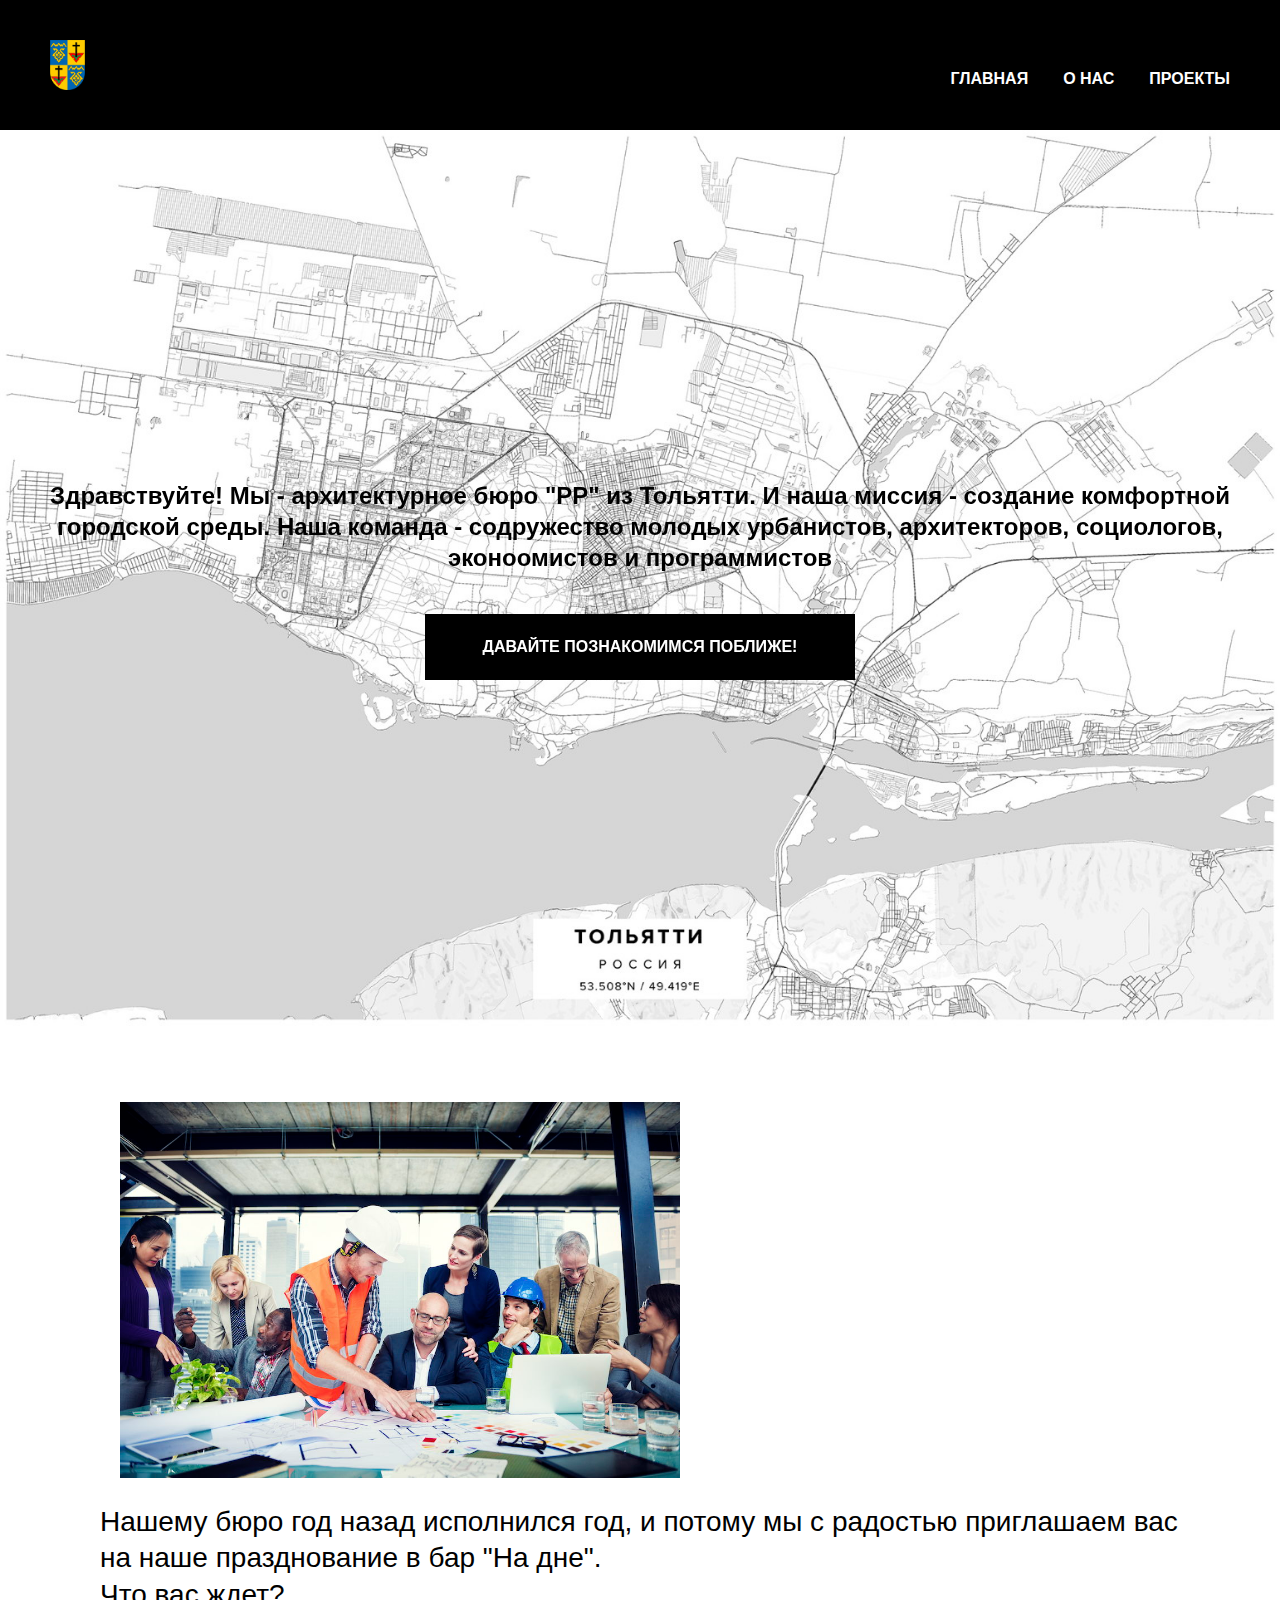
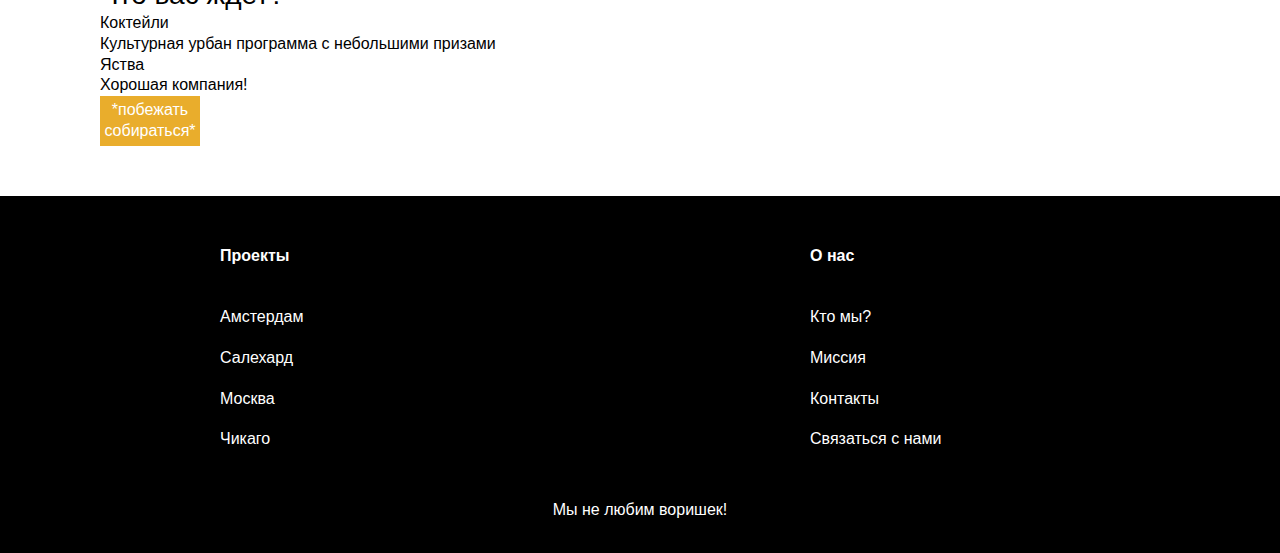
<file: index.html>
<!DOCTYPE html>
<html lang="en">
<head>
    <meta charset="UTF-8">
    <meta name="viewport" content="width=device-width, initial-scale=1.0">
    <title>Главная</title>
<link rel="stylesheet" href="css/style.css">
</head>
<body>

    <div class="wrapper">
        <header class="header">
            <div class="container">
                <div class="header_inner">
                    <a class="logo" href="style.html">
                        <img class="logo" src="images/герб тольятти.png">
                    </a>
                    <nav class="menu">
                        <ul class="menu_list">
                            <li class="menu_list_item">
                                <a href="index.html" class="menu_list_link menu_list_link1">Главная</a>
                            </li>
                            <li class="menu_list_item">
                                <a href="about us.html" class="menu_list_link menu_list_link2">О нас</a>
                            </li>
                            <li class="menu_list_item">
                                <a href="analysis.html" class="menu_list_link menu_list_link3">Проекты</a>
                            </li>
                        </ul>
                    </nav>
                </div>
            </div>
        </header>
        <main class="main">
            <section class="top">
                <div class="container">
                    <p class="top_txt">
                        Здравствуйте! Мы - архитектурное бюро "РР" из Тольятти. И наша миссия - создание комфортной городской среды. Наша команда - содружество молодых урбанистов, архитекторов, социологов, эконоомистов и программистов
                    </p>
                    <a href="Ab" class="top_link top_link_hide">
                        давайте познакомимся поближе!
                    </a>
                </div>
            </section>
            <div class="background">
                <div class="background_container">
                    <img src="images/тольятти.jpg">
                </div>
            </div>
            <section class="smth">
                <div class="smth_container">
                    <img src="images/команда.jpg" alt="" class="smth_img">
                    <p class="smth_txt">
                        Нашему бюро год назад исполнился год, и потому мы с радостью приглашаем вас на наше празднование в бар "На дне".
                        <br>Что вас ждет?
                        <ul class="smth_list">
                            <li>Коктейли</li>
                            <li>Культурная урбан программа с небольшими призами</li>
                            <li>Яства</li>
                            <li>Хорошая компания!</li>
                        </ul>
                    </p>
                    <button href="#" class="smth_for_click">*побежать собираться*</button>
                </div>
            </section>
        </main>
        <footer class="footer">
            <div class="container">
                <nav class="footer_menu">
                    <ul class="footer_menu_list">
                        <li class="footer_menu_item">
                            <p class="footer_menu_title">Проекты</p>
                        </li>
                        <li class="footer_menu_item">
                            <a href="#" class="footer_menu_link">Амстердам</a>
                        </li>
                        <li class="footer_menu_item">
                            <a href="#" class="footer_menu_link">Салехард</a>
                        </li>
                        <li class="footer_menu_item">
                            <a href="#" class="footer_menu_link">Москва</a>
                        </li>
                        <li class="footer_menu_item">
                            <a href="#" class="footer_menu_link">Чикаго</a>
                        </li>
                    </ul>
                    <ul class="footer_menu_list">
                        <li class="footer_menu_item">
                            <p class="footer_menu_title">О нас</p>
                        </li>
                        <li class="footer_menu_item">
                            <a href="#" class="footer_menu_link">Кто мы?</a>
                        </li>
                        <li class="footer_menu_item">
                            <a href="#" class="footer_menu_link">Миссия</a>
                        </li>
                        <li class="footer_menu_item">
                            <a href="#" class="footer_menu_link">Контакты</a>
                        </li>
                        <li class="footer_menu_item">
                            <a href="#" class="footer_menu_link">Связаться с нами</a>
                        </li>
                    </ul>
                </nav>
                <div class="footer_disclaimer">
                    <p class="footer_disclaimer_content">
                        Мы не любим воришек!
                    </p>
                </div>
            </div>
        </footer>
        <div class="btn-up btn-up_hide">Наверх</div>
    </div>
    <script src="js/function.js"></script>

</body>
</html>
</file>
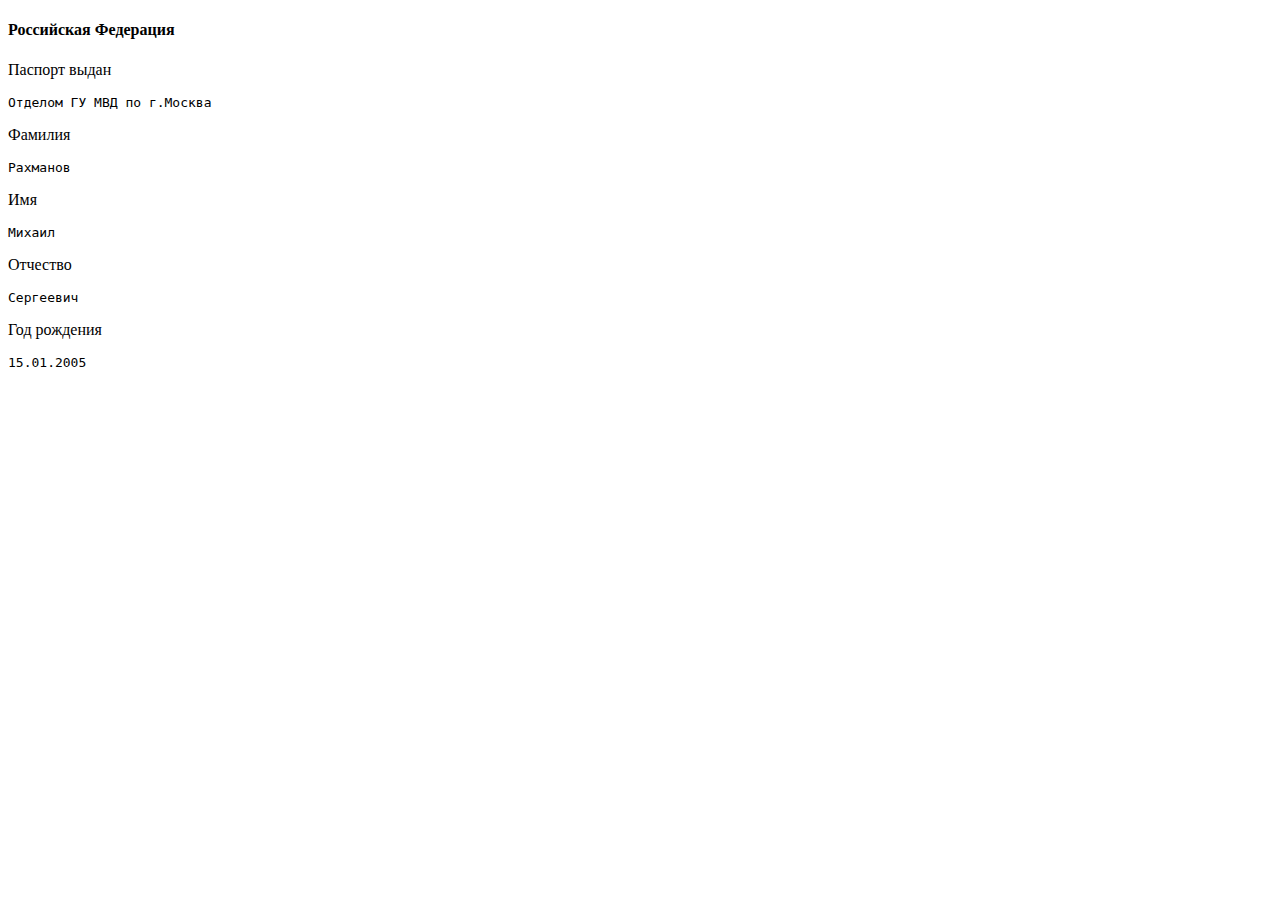
<file: дз/passport_DOM/index.html>
<!DOCTYPE html>
<html lang="en">
<head>
    <meta charset="UTF-8">
    <meta name="viewport" content="width=device-width, initial-scale=1.0">
    <title>Изменение личных данных на латинские символы</title>
</head>
<body>
    <h4>Российская Федерация</h4>
    <p>Паспорт выдан<span><pre>Отделом ГУ МВД по г.Москва</pre></span></p>
    <p>Фамилия<span><pre>Рахманов</pre></span></p>
    <p>Имя<span><pre>Михаил</pre></span></p>
    <p>Отчество<span><pre>Сергеевич</pre></span></p>
    <p>Год рождения<span><pre>15.01.2005</pre></span></p>
</body> 
</html>
</file>
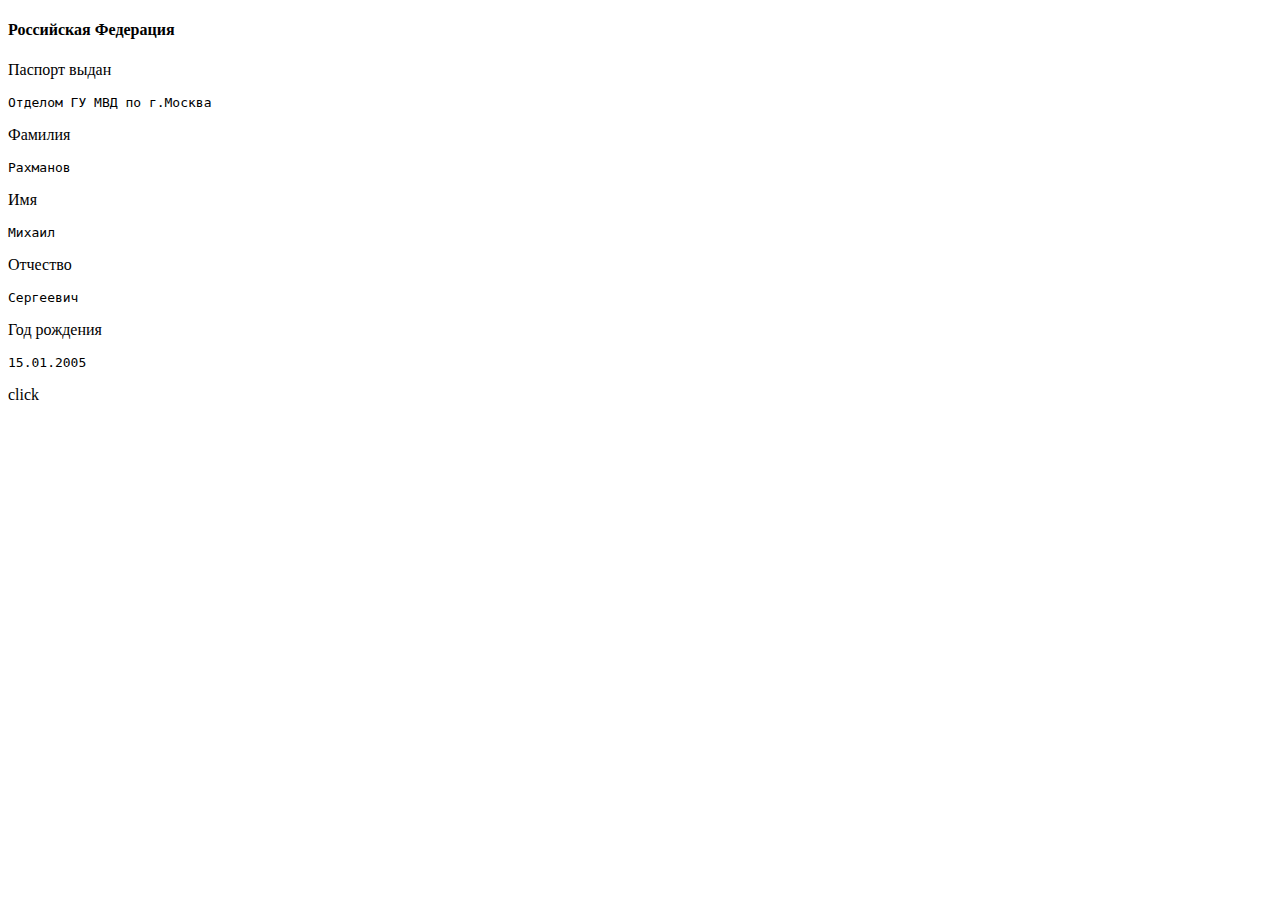
<file: дз/passport_JS/index.html>
<!DOCTYPE html>
<html lang="en">
<head>
    <meta charset="UTF-8">
    <meta name="viewport" content="width=device-width, initial-scale=1.0">
    <title>Изменение личных данных на латинские символы</title>
</head>
<body>
    <h4>Российская Федерация</h4>
    <p>Паспорт выдан<span><pre>Отделом ГУ МВД по г.Москва</pre></span></p>
    <p>Фамилия<span><pre>Рахманов</pre></span></p>
    <p>Имя<span><pre>Михаил</pre></span></p>
    <p>Отчество<span><pre>Сергеевич</pre></span></p>
    <p>Год рождения<span><pre>15.01.2005</pre></span></p>
    <p id="for_click" onclick="find_edit()">click</p>
</body> 
<script src = "function.js"></script>
</html>
</file>
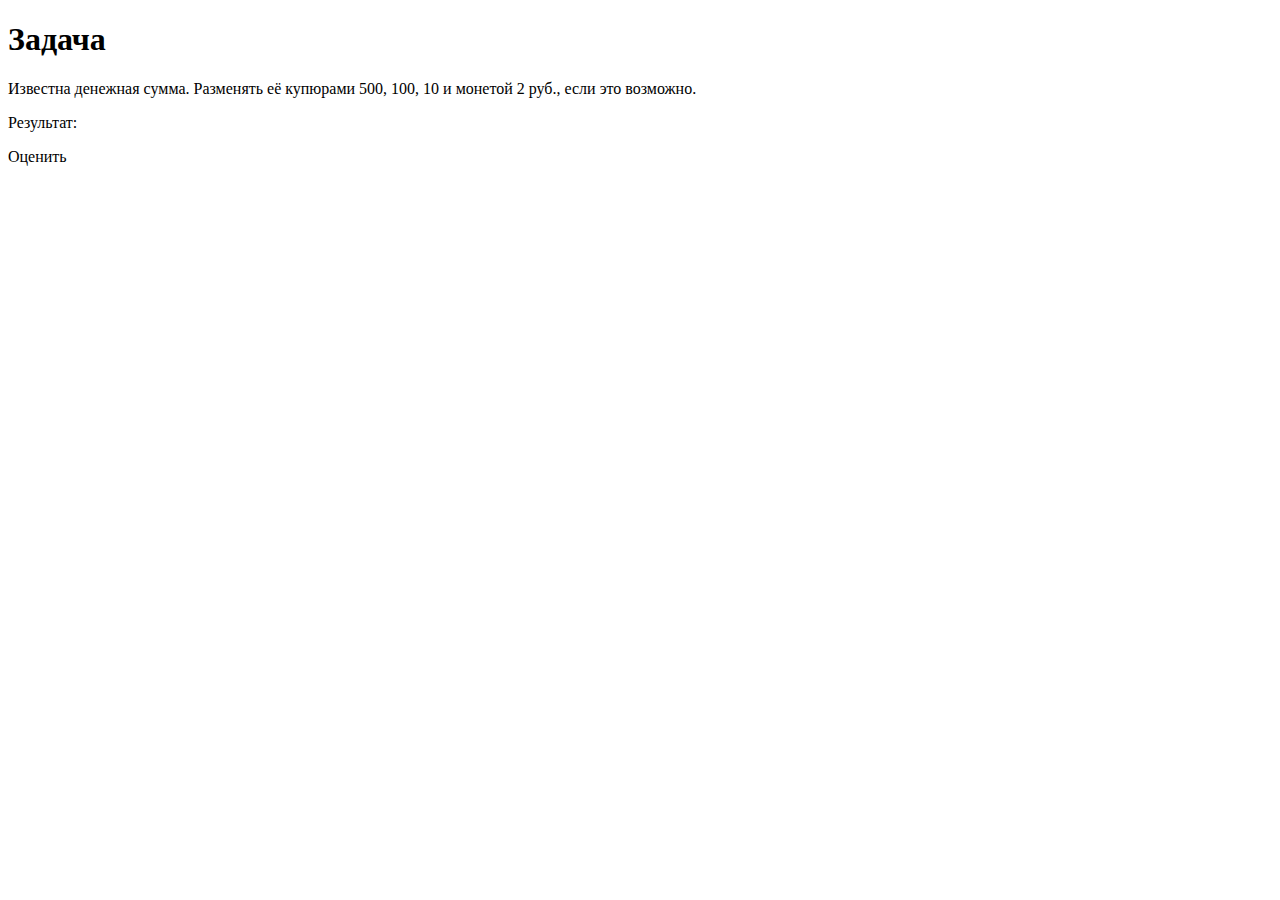
<file: дз/task/index.html>
<!DOCTYPE html>
<html lang="en">
<head>
    <meta charset="UTF-8">
    <meta name="viewport" content="width=device-width, initial-scale=1.0">
    <title>Решение алгоритмической задачи</title>
</head>
<body>
    <div class="wrapper">
        <h1 class="title">Задача</h1>
        <p class="txt">Известна денежная сумма. 
            Разменять её купюрами 500, 100, 10 и монетой 2 руб., если это возможно.
        </p>
        <p>Результат: <span id="result"></span></p>
        <p id="verify">Оценить</p>
    </div>
</body>
<script href="function.js"></script>
</html>
</file>
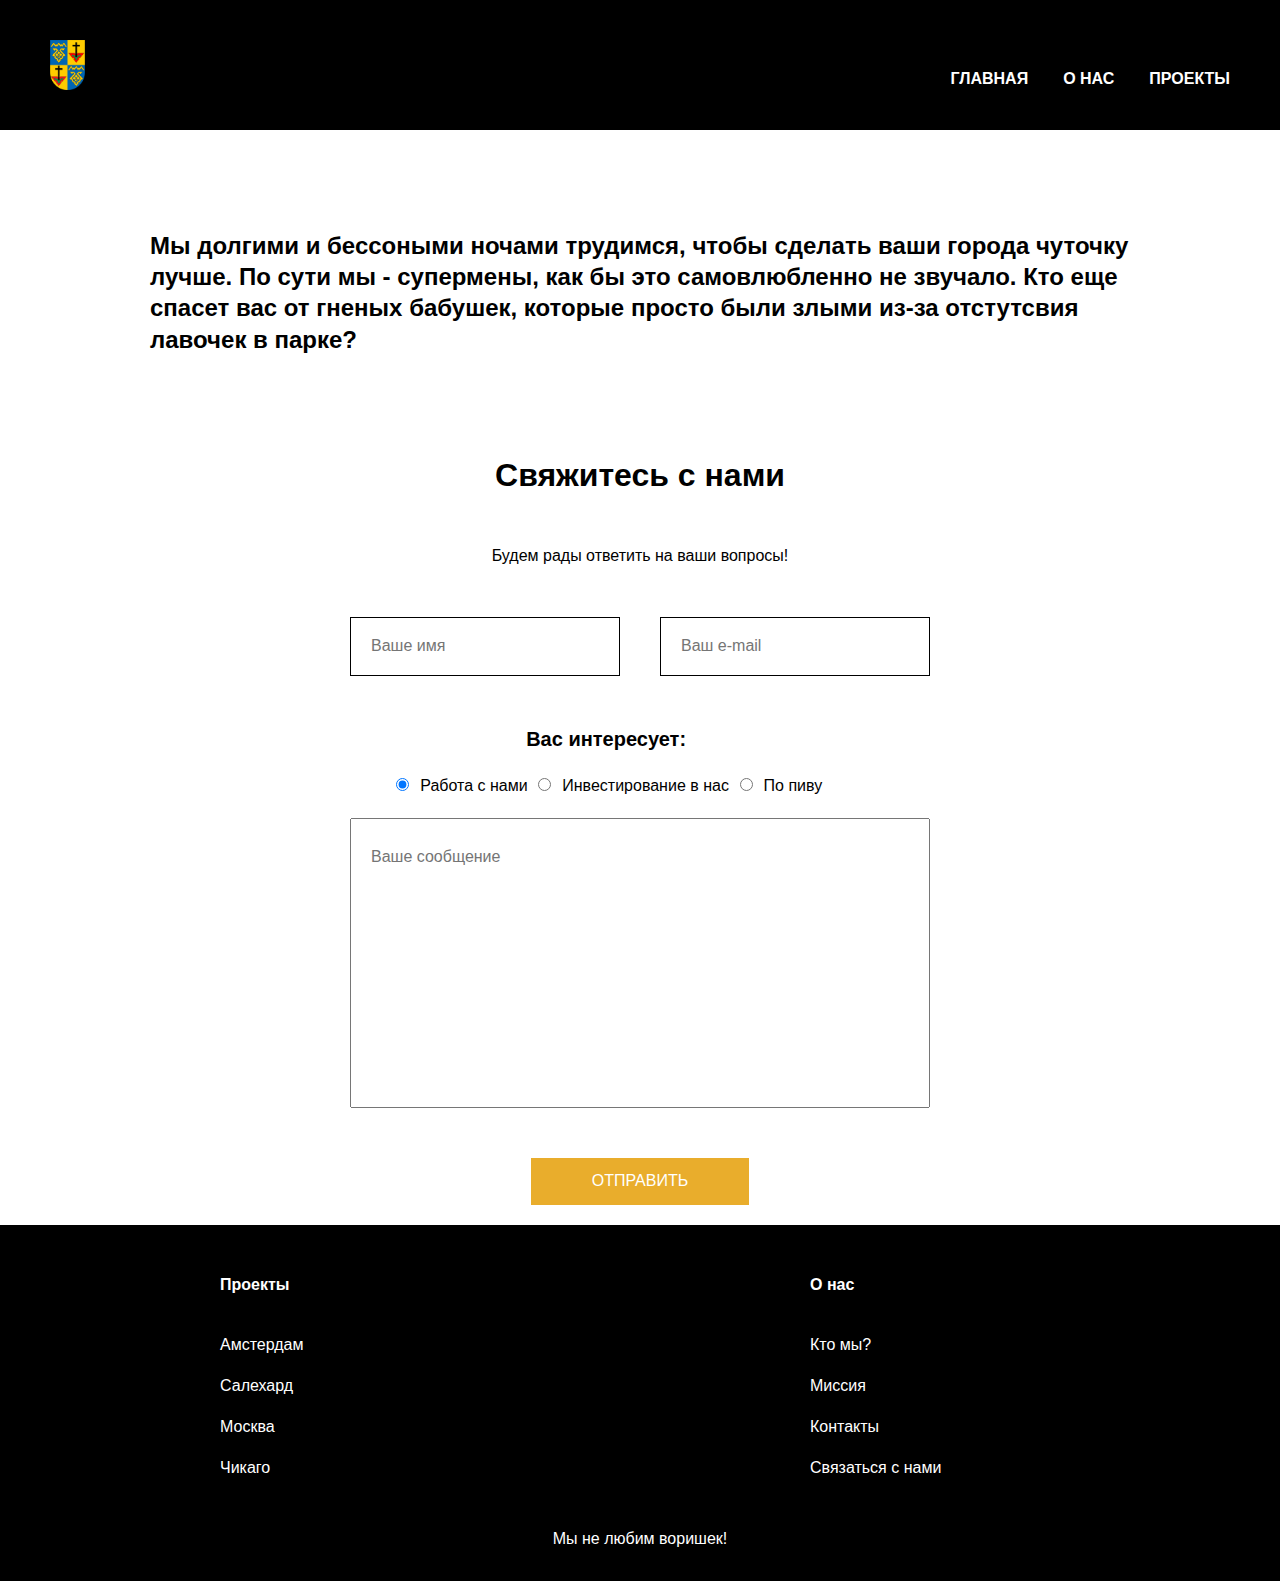
<file: about us.html>
<!DOCTYPE html>
<html lang="en">
<head>
    <meta charset="UTF-8">
    <meta name="viewport" content="width=device-width, initial-scale=1.0">
    <title>Про нас</title>
<link rel="stylesheet" href="css/style.css">
</head>
<body>

    <div class="wrapper">
        <header class="header">
            <div class="container">
                <div class="header_inner">
                    <a class="logo" href="style.html">
                        <img class="logo" src="images/герб тольятти.png">
                    </a>
                    <nav class="menu">
                        <ul class="menu_list">
                            <li class="menu_list_item">
                                <a href="index.html" class="menu_list_link menu_list_link1">Главная</a>
                            </li>
                            <li class="menu_list_item">
                                <a href="about us.html" class="menu_list_link menu_list_link2">О нас</a>
                            </li>
                            <li class="menu_list_item">
                                <a href="analysis.html" class="menu_list_link menu_list_link3">Проекты</a>
                            </li>
                        </ul>
                    </nav>
                </div>
            </div>
        </header>
        <main class="main">
            <section class="contact_to_us">
                <div class="container">
                    <div class="contact">
                        <p class="contact_txt">
                            Мы долгими и бессоными ночами трудимся, чтобы сделать ваши города чуточку лучше. По сути мы - супермены, как бы это самовлюбленно не звучало. Кто еще спасет вас от гненых бабушек, которые просто были злыми из-за отстутсвия лавочек в парке?
                        </p>
                    </div>
                    <h1 class="section_title contact_title">Свяжитесь с нами</h1>
                    <p class="contacts_text">Будем рады ответить на ваши вопросы!</p>
                    <form action="#" class="form">
                        <input type="имя" class="form_input" placeholder="Ваше имя">
                        <input type="e-mail" class="form_input" placeholder="Ваш e-mail">
                        <div class="radio">
                            <p class="radio_title">Вас интересует:</p>
                            <div class="radio_content">
                               <input class="radio_item" type="radio" id="radio_1" name="drone" value="radio_1" checked />
                               <label for="radio_1">Работа с нами</label>
                               <input class="radio_item" type="radio" id="radio_2" name="drone" value="radio_1" />
                               <label for="radio_2">Инвестирование в нас</label>
                               <input class="radio_item" type="radio" id="radio_3" name="drone" value="radio_1" />
                               <label for="radio_3">По пиву</label>
                        </div>
                        </div>
                        <textarea class="form_txtarea" placeholder="Ваше сообщение"></textarea>
                        <button class="form_btn" type="отправить">отправить</button>
                    </form>
                </div>
            </section>
        </main>
        <footer class="footer">
            <div class="container">
                <nav class="footer_menu">
                    <ul class="footer_menu_list">
                        <li class="footer_menu_item">
                            <p class="footer_menu_title">Проекты</p>
                        </li>
                        <li class="footer_menu_item">
                            <a href="#" class="footer_menu_link">Амстердам</a>
                        </li>
                        <li class="footer_menu_item">
                            <a href="#" class="footer_menu_link">Салехард</a>
                        </li>
                        <li class="footer_menu_item">
                            <a href="#" class="footer_menu_link">Москва</a>
                        </li>
                        <li class="footer_menu_item">
                            <a href="#" class="footer_menu_link">Чикаго</a>
                        </li>
                    </ul>
                    <ul class="footer_menu_list">
                        <li class="footer_menu_item">
                            <p class="footer_menu_title">О нас</p>
                        </li>
                        <li class="footer_menu_item">
                            <a href="#" class="footer_menu_link">Кто мы?</a>
                        </li>
                        <li class="footer_menu_item">
                            <a href="#" class="footer_menu_link">Миссия</a>
                        </li>
                        <li class="footer_menu_item">
                            <a href="#" class="footer_menu_link">Контакты</a>
                        </li>
                        <li class="footer_menu_item">
                            <a href="#" class="footer_menu_link">Связаться с нами</a>
                        </li>
                    </ul>
                </nav>
                <div class="footer_disclaimer">
                    <p class="footer_disclaimer_content">
                        Мы не любим воришек!
                    </p>
                </div>
            </div>
        </footer>
        <div class="btn-up btn-up_hide">Наверх</div>
    </div>
    <script src="js/function.js"></script>

</body>
</html>
</file>
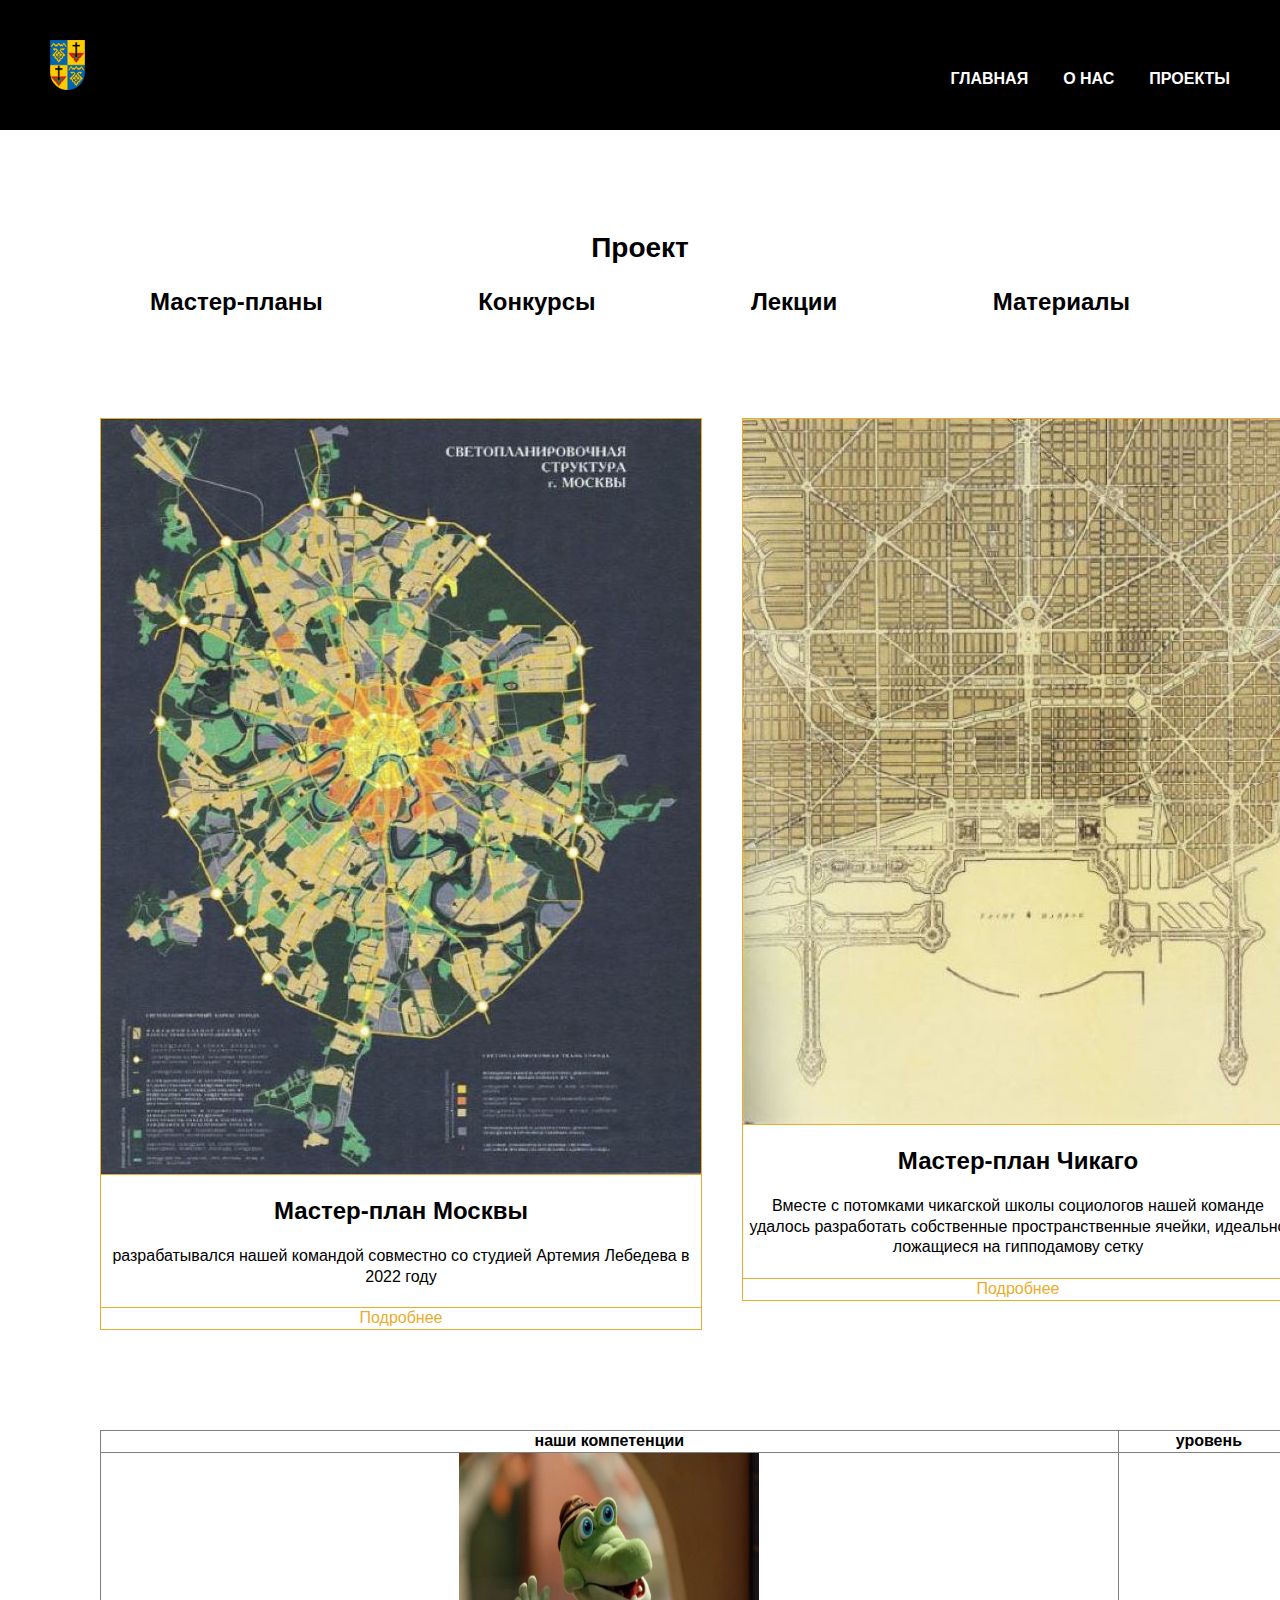
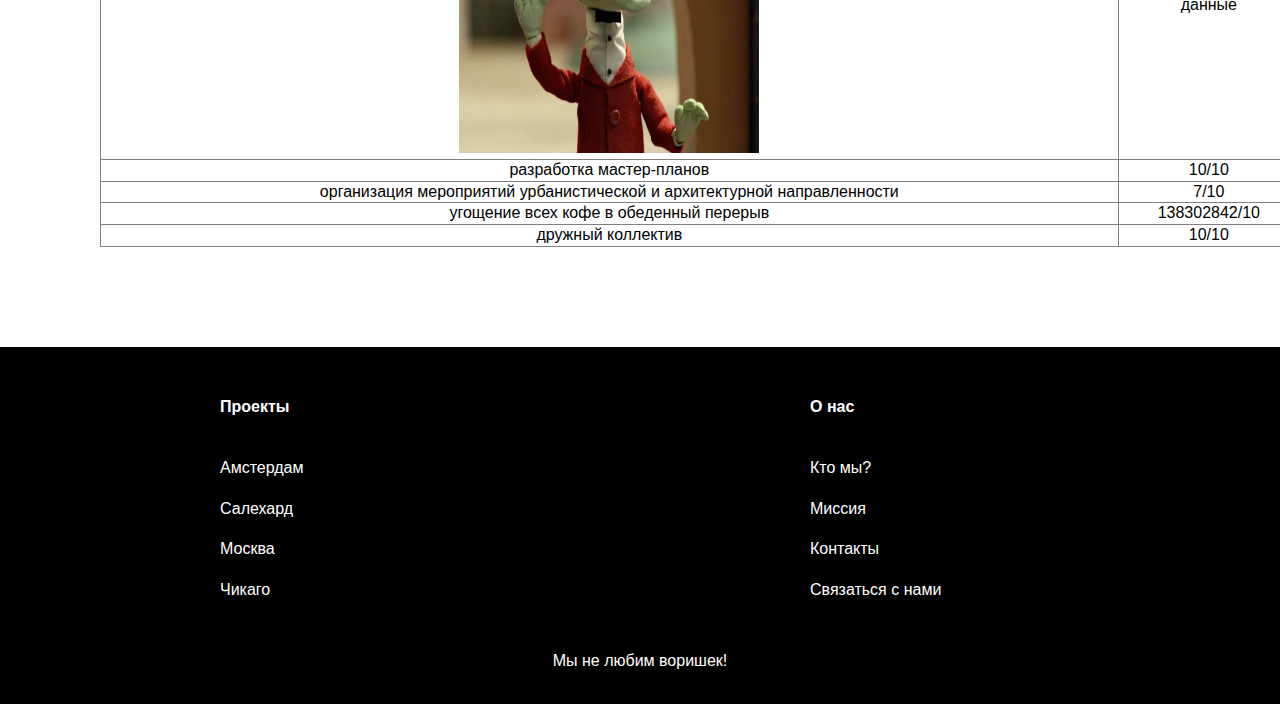
<file: analysis.html>
<!DOCTYPE html>
<html lang="en">
<head>
    <meta charset="UTF-8">
    <meta name="viewport" content="width=device-width, initial-scale=1.0">
    <title>Анализ</title>
<link rel="stylesheet" href="css/style.css">
</head>
<body>

    <div class="wrapper">
        <header class="header">
            <div class="container">
                <div class="header_inner">
                    <a class="logo" href="style.html">
                        <img class="logo" src="images/герб тольятти.png">
                    </a>
                    <nav class="menu">
                        <ul class="menu_list">
                            <li class="menu_list_item">
                                <a href="index.html" class="menu_list_link menu_list_link1">Главная</a>
                            </li>
                            <li class="menu_list_item">
                                <a href="about us.html" class="menu_list_link menu_list_link2">О нас</a>
                            </li>
                            <li class="menu_list_item">
                                <a href="analysis.html" class="menu_list_link menu_list_link3">Проекты</a>
                            </li>
                        </ul>
                    </nav>
                </div>
            </div>
        </header>
        <main class="main">
            <section class="maps">
                <div class="maps_container">
                    <h1 class="maps_title">Проект</h1>
                    <div class="tabs">
                        <div class="tabs_btn">
                            <button class="tabs_btn_item tabs_btn_item_active" onclick="openMaps(event, 'Мастер-планы')" data-button="content-1">Мастер-планы</button>
                            <button class="tabs_btn_item" onclick="openMaps(event, 'Конкурсы')" data-button="content-2">Конкурсы</button>
                            <button class="tabs_btn_item" onclick="openMaps(event, 'Лекции')" data-button="content-3">Лекции</button>
                            <button class="tabs_btn_item" onclick="openMaps(event, 'Материалы')" data-button="content-4">Материалы</button>
                        </div>
                        <div class="tabs_content">
                            <div class="tabs_content_item tabs_content_item-active" id="Мастер-планы">
                                <div class="map_card">
                                    <img src="images/мп_мск.jpg" alt="" class="card_img">
                                    <div class="card_content">
                                      <h4 class="card_title">Мастер-план Москвы</h4>
                                      <p class="card_text">разрабатывался нашей командой совместно со студией Артемия Лебедева в 2022 году</p>
                                    </div>
                                      <a href="#" class="card_link">Подробнее</a>  
                                </div>
                                <div class="map_card">
                                    <img src="images/чикаго.jpg" alt="" class="card_img">
                                    <div class="card_content">
                                      <h4 class="card_title">Мастер-план Чикаго</h4>
                                      <p class="card_text">Вместе с потомками чикагской школы социологов нашей команде удалось разработать собственные пространственные ячейки, идеально ложащиеся на гипподамову сетку</p>
                                    </div>
                                      <a href="#" class="card_link">Подробнее</a>
                                </div>
                            </div>
                            <div class="tabs_content_item" id="Инфраструктура">
                    
                            </div>
                            <div class="tabs_content_item" id="Транзит">
                    
                            </div>
                            <div class="tabs_content_item" id="Анализ">
                              
                            </div>
                        </div>
                    </div>
                </div>
            </section>
            <table>
            <tr><th>наши компетенции</th><th>уровень</th></tr> 
            <tr><td><a href="images/крокодил.jpg"><img class="td_img" src="images/крокодил.jpg"></a></td><td>данные</td></tr>
            <tr><td> <a href="index.html">разработка мастер-планов</a></td><td>10/10</td></tr>
            <tr><td>организация мероприятий урбанистической и архитектурной направленности</td><td>7/10</td></tr>
            <tr><td>угощение всех кофе в обеденный перерыв</td><td>138302842/10</td></tr>
            <tr><td>дружный коллектив</td><td>10/10</td></tr> 
            </table>
        </main>
        <footer class="footer">
            <div class="container">
                <nav class="footer_menu">
                    <ul class="footer_menu_list">
                        <li class="footer_menu_item">
                            <p class="footer_menu_title">Проекты</p>
                        </li>
                        <li class="footer_menu_item">
                            <a href="#" class="footer_menu_link">Амстердам</a>
                        </li>
                        <li class="footer_menu_item">
                            <a href="#" class="footer_menu_link">Салехард</a>
                        </li>
                        <li class="footer_menu_item">
                            <a href="#" class="footer_menu_link">Москва</a>
                        </li>
                        <li class="footer_menu_item">
                            <a href="#" class="footer_menu_link">Чикаго</a>
                        </li>
                    </ul>
                    <ul class="footer_menu_list">
                        <li class="footer_menu_item">
                            <p class="footer_menu_title">О нас</p>
                        </li>
                        <li class="footer_menu_item">
                            <a href="#" class="footer_menu_link">Кто мы?</a>
                        </li>
                        <li class="footer_menu_item">
                            <a href="#" class="footer_menu_link">Миссия</a>
                        </li>
                        <li class="footer_menu_item">
                            <a href="#" class="footer_menu_link">Контакты</a>
                        </li>
                        <li class="footer_menu_item">
                            <a href="#" class="footer_menu_link">Связаться с нами</a>
                        </li>
                    </ul>
                </nav>
                <div class="footer_disclaimer">
                    <p class="footer_disclaimer_content">
                        Мы не любим воришек!
                    </p>
                </div>
            </div>
        </footer>
        <div class="btn-up btn-up_hide">Наверх</div>
    </div>
    <script src="js/function.js"></script>

</body>
</html>
</file>
<file: css/style.css>
html {
    box-sizing: border-box;
}
*, *::after, *::before {
    box-sizing: inherit;
    margin: 0;
    padding: 0;
}
html,
body {
    height: 100%;
}

ul {
    list-style: none;
}
a {
    text-decoration: none;
    color: inherit;
}
button {
    padding: 0;
    border: none;
    font: inherit;
    color: inherit;
    background-color: transparent;
    cursor: pointer;
}
.wrapper {
    min-height: 100%;
    display: flex;
    flex-direction: column;
}

.container {
    max-width: 1200px;
    margin: 0 auto;
    padding: 0 10px;
}
body {
    font-size: 16px;
    font-weight: 400;
    font-family: 'Roboto', sans-serif;
    line-height: 1.3;
}


/*--------Хедер--------*/
.header {
    background-color: rgb(0, 0, 0);
    position: sticky;
    top: 0;
    width: 100%;
}

.header_inner {

    padding-top: 40px;
    padding-bottom: 40px;
    display: flex;
    justify-content: space-between;
    align-items: flex-end;
}
.logo {
    max-width: 50px;
    max-height: 50px;
}
.menu_list {
    display: flex;
    gap: 35px;
}
.menu_list_link {
    color: #fff;
    text-transform: uppercase;
    font-weight: 700;
}

.menu_list_link1::after {
    background-color: #000000;
}


/*--------Футер--------*/
.footer {
    background-color: #000000;
    padding: 50px 0 32px;
    color: #fff;
}
.footer_menu {
    display: flex;
    justify-content: space-around;
    margin-bottom: 50px;
}
.footer_menu_list {
    min-width: 250px;
}
.footer_menu_title {
    font-style: 24px;
    font-weight: 700;
    padding-bottom: 20px;
}
.footer_menu_item +  .footer_menu_item {
    padding-top: 20px;
}
.footer_disclaimer {
    text-align: center;
}


/*--------Кнопочька наверх--------*/
.btn-up {
    color: #fff;
    position: fixed;
    background-color: rgb(233, 173, 44);
    right: 20px;
    bottom: 10px;
    cursor: pointer;
    display: flex;
    align-items: center;
    justify-content: center;
    width: 100px;
    height: 50px;
  }
  .btn-up::before {
    content: "";
    background: transparent no-repeat center center;
    background-size: 100% 100%;
  }
  .btn-up_hide {
  display: none;
}
@media (hover: hover) and (pointer: fine) {
  .btn-up:hover {
    background-color:  rgb(233, 173, 44);
  }
}

/*--------Важное--------*/
.main {
    flex-grow: 1;
}
.top {
    color: #000000;
    text-align: center;
    font-weight: 700;
    padding-top: 350px;
    padding-bottom: 50px;
    position: absolute;
    z-index: 5;
    left: 0;
    right: 0;
}
.top_txt {
    padding-bottom: 40px;
    font-size: 24px;
}
.top_link {
    background-color: #000000;
    color: #ffffff;
    padding: 23px;
    max-width: 430px;
    width: 100%;
    display: inline-block;
    text-transform: uppercase;
}
.background {
    background-repeat: no-repeat;
    background-size: cover;
    background-position: center;
}
.background_container img {
    max-width: 100%; 
    min-height: 800px;
    object-fit: cover; 
    object-position: center; 
}
.smth {
    display: flex;
}
.smth_container {
    margin: 50px 100px;
    justify-content: space-between;
}
.smth_img {
    max-width: 600px;
    height: auto;
    padding: 20px;
}
.smth_txt {
    font-size: 28px;
    font-weight: 400;
}
.smth_for_click {
    color: #fff;
    background-color: rgb(233, 173, 44);
    right: 20px;
    bottom: 10px;
    cursor: pointer;
    display: flex;
    align-items: center;
    justify-content: center;
    width: 100px;
    height: 50px;
}

/*--------О нас--------*/
.contact{
    margin: 100px;
}
.contact_txt {
    font-size: 24px;
    font-weight: 700;
}
.section_title {
    text-align: center;
    margin-bottom: 50px;
}
.contacts_text {
    text-align: center;
    margin-bottom: 50px;
}
.form {
    max-width: 580px;
    margin: 0 auto;
    display: flex;
    justify-content: space-between;
    flex-wrap: wrap;
}
.form_input {
    width: 270px;
    padding: 18px 20px;
    display: inline-block;
    border: 1px solid #000000;
    margin-bottom: 50px;
    font-size: 16px;
    font-weight: 400;
    font-family: 'Roboto', sans-serif;
    line-height: 1.3; 
}
.form_input::placeholder {
    font-size: 16px;
    font-weight: 400;
    font-family: 'Roboto', sans-serif;
    line-height: 1.3; 
}
.radio_title {
    font-size: 20px;
    font-weight: 700;
    text-align: center;
    margin-bottom: 20px;
}
.radio_content {
    margin: 0 40px;
    margin-bottom: 20px;
}
.radio_item {
    margin: 0.4rem;
}
.form_txtarea {
    width: 100%;
    resize: none;
    padding: 28px 20px;
    height: 290px;
    font-size: 16px;
    font-weight: 400;
    font-family: 'Roboto', sans-serif;
    line-height: 1.3; 
    margin-bottom: 50px;
}
.form_txtarea::placeholder {
    font-size: 16px;
    font-weight: 400;
    font-family: 'Roboto', sans-serif;
    line-height: 1.3; 
}
.form_btn{
    text-transform: uppercase;
    color: #fff;
    background-color: rgb(233, 173, 44);;
    font-size: 16px;
    font-weight: 400;
    font-family: 'Roboto', sans-serif;
    line-height: 1.3; 
    padding: 13px 61px;
    margin: 0 auto;
    margin-bottom: 20px;
}
@media (hover: hover) and (pointer: fine) {
    .form_btn:hover {
      background-color:  rgb(0, 0, 0); 
    }
  }


/*--------Проект--------*/
.maps_container {
    margin-bottom: 100px;
    margin-top: 100px;
}
.maps_title {
    text-align: center;
    font-size: 28px;
    margin-bottom: 20px;
}
.tabs_btn {
    padding: 0 150px;
    display: flex;
    justify-content: space-between;
    gap: 80px;
    padding-bottom: 100px;
}
.tabs_btn_item {
    font-size: 24px;
    font-weight: 700;
    cursor: pointer;
}
.tabs_btn_item:hover {
    color: #fff;
    background-color: rgb(233, 173, 44);;
}
.tabs_btn_item:active {
    color: #fff;
    background-color: rgb(233, 173, 44);;
}
/*.tabs_btn_item_active {
    color: rgb(13, 48, 37);
}*/
.tabs_content_item {
    display: none;
    grid-template-columns: repeat(2, 1fr);
    gap: 40px;
    margin-left: 100px;
    margin-right: 100px;
}
.tabs_content_item-active {
    display: grid;
}
.map_card {
    text-align: center;
}
.card_img {
    display: block;
    border: 1px solid rgb(233, 173, 44);;
    object-fit: cover; 
    object-position: center; 
    transition: 0.5s;
}
.card_img:hover {
    transform: scale(1.2);
}
.card_content {
    padding: 0 5px;
    border: 1px solid rgb(233, 173, 44);;
    border-top: 0;
}
.card_title {
    padding-top: 20px;
    font-size: 24px;
    font-weight: 700;
    margin-bottom: 20px;
}
.card_text {
    margin-bottom: 20px;
}
.card_link {
    display: block;
    color: rgb(233, 173, 44);;
    border: 1px solid rgb(233, 173, 44);
    border-top: 0;
}
table {
    border: 1px solid grey;
    border-collapse: collapse;
    width: 1200px;
    justify-content: center;
    margin-left: 100px;
    margin-bottom: 100px;
 }
 th {
    border: 1px solid grey;
 }
 td {
    border: 1px solid grey;
    text-align: center;
 }
.td_img {
    width: 300px;
    height: 300px;
}
</file>
